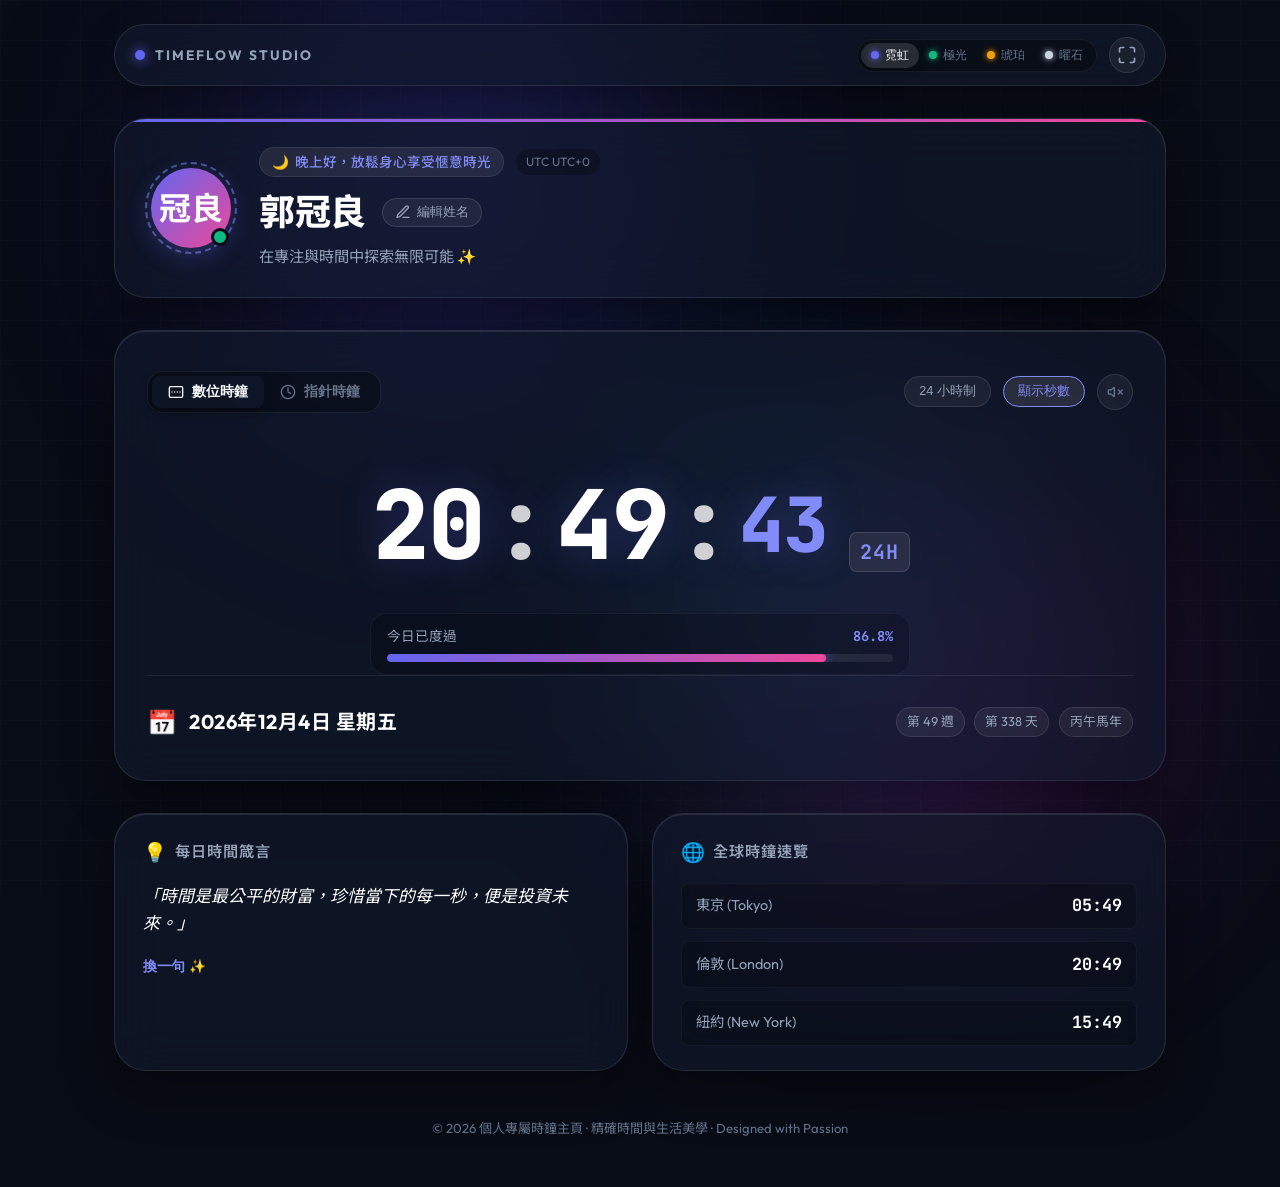
<file: index.html>
<!DOCTYPE html>
<html lang="zh-TW" data-theme="cyber-neon">
<head>
  <meta charset="UTF-8">
  <meta name="viewport" content="width=device-width, initial-scale=1.0">
  <meta name="description" content="個人專屬高質感動態時鐘與個人資訊主頁，具備即時時間、動態問候、自訂姓名、指針/數位切換及精緻美學主題。">
  <meta name="theme-color" content="#0f172a">
  <title>個人時鐘主頁 | 我的專屬時間面板</title>

  <!-- Google Fonts -->
  <link rel="preconnect" href="https://fonts.googleapis.com">
  <link rel="preconnect" href="https://fonts.gstatic.com" crossorigin>
  <link href="https://fonts.googleapis.com/css2?family=JetBrains+Mono:wght@300;400;500;700;800&family=Outfit:wght@300;400;500;600;700;800&family=Noto+Sans+TC:wght@300;400;500;700&display=swap" rel="stylesheet">

  <link rel="stylesheet" href="style.css">
</head>
<body>
  <!-- 背景動態光暈效果 -->
  <div class="ambient-glow ambient-1" aria-hidden="true"></div>
  <div class="ambient-glow ambient-2" aria-hidden="true"></div>
  <div class="ambient-glow ambient-3" aria-hidden="true"></div>
  <div class="ambient-grid-overlay" aria-hidden="true"></div>

  <div class="app-layout">
    <!-- 頂部導航 / 狀態列 -->
    <header class="top-nav">
      <div class="brand-badge">
        <span class="pulse-dot" aria-hidden="true"></span>
        <span class="brand-text">TIMEFLOW STUDIO</span>
      </div>

      <div class="nav-actions">
        <!-- 快速主題選擇 -->
        <div class="theme-selector" id="theme-selector-container">
          <button class="theme-pill-btn active" data-theme-btn="cyber-neon" title="賽博霓虹">
            <span class="color-dot dot-neon"></span>
            <span class="pill-label">霓虹</span>
          </button>
          <button class="theme-pill-btn" data-theme-btn="emerald-aurora" title="極光翡翠">
            <span class="color-dot dot-emerald"></span>
            <span class="pill-label">極光</span>
          </button>
          <button class="theme-pill-btn" data-theme-btn="sunset-amber" title="日落琥珀">
            <span class="color-dot dot-amber"></span>
            <span class="pill-label">琥珀</span>
          </button>
          <button class="theme-pill-btn" data-theme-btn="obsidian-slate" title="曜石沉黑">
            <span class="color-dot dot-slate"></span>
            <span class="pill-label">曜石</span>
          </button>
        </div>

        <!-- 全螢幕切換按鈕 -->
        <button id="fullscreen-toggle-btn" class="glass-icon-btn" title="切換全螢幕" aria-label="切換全螢幕">
          <svg class="icon" viewBox="0 0 24 24" fill="none" stroke="currentColor" stroke-width="2" stroke-linecap="round" stroke-linejoin="round">
            <path d="M8 3H5a2 2 0 0 0-2 2v3m18 0V5a2 2 0 0 0-2-2h-3m0 18h3a2 2 0 0 0 2-2v-3M3 16v3a2 2 0 0 0 2 2h3"/>
          </svg>
        </button>
      </div>
    </header>

    <!-- 主要內容區 -->
    <main class="main-container">
      
      <!-- 個人資料卡片 (Profile Card) -->
      <section class="glass-card profile-card" id="profile-card">
        <div class="profile-avatar-wrapper">
          <div class="avatar-ring" aria-hidden="true"></div>
          <div class="avatar-circle" id="user-avatar-text">訪</div>
          <span class="status-indicator" title="在線狀態"></span>
        </div>

        <div class="profile-content">
          <div class="greeting-row">
            <span class="greeting-badge" id="greeting-badge">
              <span class="greeting-icon" id="greeting-icon">✨</span>
              <span id="greeting-text">你好，歡迎光臨</span>
            </span>
            <span class="time-zone-pill" id="timezone-pill">Asia/Taipei UTC+8</span>
          </div>

          <div class="name-display-row">
            <h1 class="user-name" id="user-name-display" title="點擊即可直接修改姓名">訪客</h1>
            <button id="edit-name-btn" class="action-badge-btn" title="編輯姓名與簽名" aria-label="編輯姓名">
              <svg class="icon-sm" viewBox="0 0 24 24" fill="none" stroke="currentColor" stroke-width="2" stroke-linecap="round" stroke-linejoin="round">
                <path d="M12 20h9"/>
                <path d="M16.5 3.5a2.121 2.121 0 0 1 3 3L7 19l-4 1 1-4L16.5 3.5z"/>
              </svg>
              <span>編輯姓名</span>
            </button>
          </div>

          <p class="user-bio" id="user-bio-display">在專注與時間中探索無限可能 ✨</p>
        </div>
      </section>

      <!-- 即時時鐘核心展示卡片 (Main Clock Showcase) -->
      <section class="glass-card clock-showcase-card" id="clock-showcase">
        
        <!-- 時鐘頂部控制列 -->
        <div class="clock-toolbar">
          <div class="clock-tabs" role="tablist">
            <button id="tab-digital-btn" class="clock-tab-btn active" role="tab" aria-selected="true" aria-controls="digital-clock-panel">
              <svg class="icon-sm" viewBox="0 0 24 24" fill="none" stroke="currentColor" stroke-width="2" stroke-linecap="round" stroke-linejoin="round">
                <rect x="2" y="4" width="20" height="16" rx="2"/>
                <path d="M6 12h.01M10 12h.01M14 12h.01M18 12h.01"/>
              </svg>
              <span>數位時鐘</span>
            </button>
            <button id="tab-analog-btn" class="clock-tab-btn" role="tab" aria-selected="false" aria-controls="analog-clock-panel">
              <svg class="icon-sm" viewBox="0 0 24 24" fill="none" stroke="currentColor" stroke-width="2" stroke-linecap="round" stroke-linejoin="round">
                <circle cx="12" cy="12" r="10"/>
                <polyline points="12 6 12 12 16 14"/>
              </svg>
              <span>指針時鐘</span>
            </button>
          </div>

          <div class="clock-settings-controls">
            <!-- 12/24 小時制開關 -->
            <button id="toggle-format-btn" class="toggle-switch-btn" title="切換 12H / 24H 制">
              <span class="toggle-text" id="format-label">24 小時制</span>
            </button>

            <!-- 秒數顯示開關 -->
            <button id="toggle-seconds-btn" class="toggle-switch-btn active" title="顯示/隱藏秒數">
              <span class="toggle-text" id="seconds-label">顯示秒數</span>
            </button>

            <!-- 滴答音效開關 -->
            <button id="toggle-sound-btn" class="sound-toggle-btn" title="開啟/關閉秒針音效" aria-label="開啟或關閉秒針音效">
              <svg id="sound-icon-muted" class="icon-sm" viewBox="0 0 24 24" fill="none" stroke="currentColor" stroke-width="2" stroke-linecap="round" stroke-linejoin="round">
                <polygon points="11 5 6 9 2 9 2 15 6 15 11 19 11 5"/>
                <line x1="23" y1="9" x2="17" y2="15"/>
                <line x1="17" y1="9" x2="23" y2="15"/>
              </svg>
              <svg id="sound-icon-active" class="icon-sm hidden" viewBox="0 0 24 24" fill="none" stroke="currentColor" stroke-width="2" stroke-linecap="round" stroke-linejoin="round">
                <polygon points="11 5 6 9 2 9 2 15 6 15 11 19 11 5"/>
                <path d="M15.54 8.46a5 5 0 0 1 0 7.07"/>
                <path d="M19.07 4.93a10 10 0 0 1 0 14.14"/>
              </svg>
            </button>
          </div>
        </div>

        <!-- 數位時鐘面板 -->
        <div id="digital-clock-panel" class="clock-display-panel active" role="tabpanel">
          <div class="digital-time-wrapper">
            <div class="time-digits-group">
              <span class="digit-box" id="clock-hours">00</span>
              <span class="digit-colon" id="colon-1">:</span>
              <span class="digit-box" id="clock-minutes">00</span>
              <span class="digit-colon seconds-group" id="colon-2">:</span>
              <span class="digit-box seconds-group digit-seconds" id="clock-seconds">00</span>
            </div>
            <div class="ampm-wrapper" id="ampm-wrapper">
              <span class="ampm-badge" id="clock-ampm">24H</span>
            </div>
          </div>

          <!-- 今日時間進度條 -->
          <div class="progress-section">
            <div class="progress-info">
              <span class="progress-label">今日已度過</span>
              <span class="progress-percent" id="day-progress-text">0.0%</span>
            </div>
            <div class="progress-bar-track">
              <div class="progress-bar-fill" id="day-progress-bar"></div>
            </div>
          </div>
        </div>

        <!-- 指針時鐘面板 -->
        <div id="analog-clock-panel" class="clock-display-panel hidden" role="tabpanel">
          <div class="analog-clock-wrapper">
            <div class="analog-dial">
              <!-- 刻度 -->
              <div class="dial-marks" id="dial-marks" aria-hidden="true"></div>
              
              <!-- 指針 -->
              <div class="hand hour-hand" id="analog-hour-hand"></div>
              <div class="hand minute-hand" id="analog-minute-hand"></div>
              <div class="hand second-hand" id="analog-second-hand"></div>
              <div class="dial-center-cap"></div>
            </div>
          </div>
        </div>

        <!-- 日期與曆法資訊 -->
        <div class="calendar-banner">
          <div class="date-main-info">
            <span class="calendar-icon">📅</span>
            <span class="date-full-text" id="date-display-text">2026年9月16日 星期三</span>
          </div>
          <div class="date-tags-group">
            <span class="tag-badge" id="week-number-badge">第 38 週</span>
            <span class="tag-badge" id="day-of-year-badge">第 259 天</span>
            <span class="tag-badge" id="lunar-calendar-badge">丙午馬年</span>
          </div>
        </div>

      </section>

      <!-- 額外實用卡片 (時區世界時間 & 靈感每日佳句) -->
      <div class="cards-grid">
        <!-- 每日靈感小卡 -->
        <div class="glass-card quote-card">
          <div class="card-header-sm">
            <span class="card-icon">💡</span>
            <span class="card-title-sm">每日時間箴言</span>
          </div>
          <blockquote class="quote-content" id="daily-quote-text">
            「時間是最公平的財富，珍惜當下的每一秒，便是投資未來。」
          </blockquote>
          <button id="refresh-quote-btn" class="text-link-btn" title="切換佳句">換一句 ✨</button>
        </div>

        <!-- 全球主要城市時間小部件 -->
        <div class="glass-card world-time-card">
          <div class="card-header-sm">
            <span class="card-icon">🌐</span>
            <span class="card-title-sm">全球時鐘速覽</span>
          </div>
          <div class="world-cities-list">
            <div class="city-item">
              <div class="city-name">東京 (Tokyo)</div>
              <div class="city-time" id="time-tokyo">--:--</div>
            </div>
            <div class="city-item">
              <div class="city-name">倫敦 (London)</div>
              <div class="city-time" id="time-london">--:--</div>
            </div>
            <div class="city-item">
              <div class="city-name">紐約 (New York)</div>
              <div class="city-time" id="time-ny">--:--</div>
            </div>
          </div>
        </div>
      </div>

    </main>

    <!-- 頁腳 -->
    <footer class="app-footer">
      <p>© 2026 個人專屬時鐘主頁 · 精確時間與生活美學 · Designed with Passion</p>
    </footer>
  </div>

  <!-- 編輯姓名對話框 (Modal) -->
  <div class="modal-backdrop hidden" id="edit-name-modal" role="dialog" aria-modal="true" aria-labelledby="modal-title">
    <div class="modal-card">
      <div class="modal-header">
        <h2 id="modal-title" class="modal-title">編輯個人檔案</h2>
        <button id="modal-close-btn" class="close-btn" aria-label="關閉視窗">&times;</button>
      </div>
      <form id="edit-profile-form" class="modal-body">
        <div class="form-group">
          <label for="name-input" class="form-label">您的姓名或暱稱：</label>
          <input type="text" id="name-input" class="form-input" placeholder="例如：王小明 / Alex" maxlength="20" required autocomplete="off">
        </div>
        <div class="form-group">
          <label for="bio-input" class="form-label">個人簽名 / 狀態描述：</label>
          <input type="text" id="bio-input" class="form-input" placeholder="例如：熱愛生活與前端開發 🚀" maxlength="40" autocomplete="off">
        </div>
        <div class="modal-actions">
          <button type="button" id="modal-cancel-btn" class="btn btn-secondary">取消</button>
          <button type="submit" class="btn btn-primary">儲存變更</button>
        </div>
      </form>
    </div>
  </div>

  <!-- 提示 Toast 消息 -->
  <div class="toast-message" id="toast-message" role="alert" aria-live="polite">
    已成功儲存個人設定！
  </div>

  <script src="app.js"></script>
</body>
</html>
</file>
<file: style.css>
/* ==========================================================================
   現代美學個人專屬時鐘面板樣式系統 (Style System)
   ========================================================================== */

/* --------------------------------------------------------------------------
   主題變數 (CSS Design Tokens)
   -------------------------------------------------------------------------- */
:root {
  /* 預設為賽博霓虹 (Cyber Neon) */
  --bg-base: #080c16;
  --bg-card: rgba(18, 25, 43, 0.65);
  --bg-card-hover: rgba(26, 35, 60, 0.8);
  --bg-card-border: rgba(255, 255, 255, 0.1);
  --bg-card-border-glow: rgba(99, 102, 241, 0.35);

  --accent-primary: #6366f1;
  --accent-secondary: #ec4899;
  --accent-gradient: linear-gradient(135deg, #6366f1 0%, #ec4899 100%);
  --accent-glow: rgba(99, 102, 241, 0.3);
  --accent-light: #818cf8;

  --ambient-1: #4f46e5;
  --ambient-2: #c026d3;
  --ambient-3: #06b6d4;

  --text-primary: #f8fafc;
  --text-secondary: #94a3b8;
  --text-muted: #64748b;

  --clock-font: 'JetBrains Mono', monospace;
  --ui-font: 'Outfit', 'Noto Sans TC', system-ui, -apple-system, sans-serif;

  --radius-sm: 8px;
  --radius-md: 16px;
  --radius-lg: 24px;
  --radius-xl: 32px;
  --radius-full: 9999px;

  --transition-fast: 0.2s cubic-bezier(0.4, 0, 0.2, 1);
  --transition-normal: 0.35s cubic-bezier(0.4, 0, 0.2, 1);
  --transition-spring: 0.5s cubic-bezier(0.175, 0.885, 0.32, 1.275);
}

/* 極光翡翠主題 (Emerald Aurora) */
[data-theme="emerald-aurora"] {
  --bg-base: #04120e;
  --bg-card: rgba(10, 30, 24, 0.65);
  --bg-card-hover: rgba(15, 42, 34, 0.8);
  --bg-card-border: rgba(255, 255, 255, 0.1);
  --bg-card-border-glow: rgba(16, 185, 129, 0.35);

  --accent-primary: #10b981;
  --accent-secondary: #06b6d4;
  --accent-gradient: linear-gradient(135deg, #10b981 0%, #06b6d4 100%);
  --accent-glow: rgba(16, 185, 129, 0.35);
  --accent-light: #34d399;

  --ambient-1: #059669;
  --ambient-2: #0284c7;
  --ambient-3: #14b8a6;
}

/* 日落琥珀主題 (Sunset Amber) */
[data-theme="sunset-amber"] {
  --bg-base: #140b08;
  --bg-card: rgba(33, 17, 13, 0.65);
  --bg-card-hover: rgba(46, 25, 19, 0.8);
  --bg-card-border: rgba(255, 255, 255, 0.1);
  --bg-card-border-glow: rgba(245, 158, 11, 0.35);

  --accent-primary: #f59e0b;
  --accent-secondary: #f43f5e;
  --accent-gradient: linear-gradient(135deg, #f59e0b 0%, #f43f5e 100%);
  --accent-glow: rgba(245, 158, 11, 0.35);
  --accent-light: #fbbf24;

  --ambient-1: #ea580c;
  --ambient-2: #e11d48;
  --ambient-3: #f59e0b;
}

/* 曜石沉黑主題 (Obsidian Slate) */
[data-theme="obsidian-slate"] {
  --bg-base: #090a0f;
  --bg-card: rgba(20, 22, 30, 0.7);
  --bg-card-hover: rgba(28, 32, 44, 0.85);
  --bg-card-border: rgba(255, 255, 255, 0.12);
  --bg-card-border-glow: rgba(148, 163, 184, 0.35);

  --accent-primary: #94a3b8;
  --accent-secondary: #e2e8f0;
  --accent-gradient: linear-gradient(135deg, #94a3b8 0%, #cbd5e1 100%);
  --accent-glow: rgba(148, 163, 184, 0.25);
  --accent-light: #f1f5f9;

  --ambient-1: #334155;
  --ambient-2: #1e293b;
  --ambient-3: #475569;
}

/* --------------------------------------------------------------------------
   全域基礎重設
   -------------------------------------------------------------------------- */
*, *::before, *::after {
  box-sizing: border-box;
  margin: 0;
  padding: 0;
}

html {
  font-size: 16px;
  scroll-behavior: smooth;
  height: 100%;
}

body {
  min-height: 100vh;
  background-color: var(--bg-base);
  color: var(--text-primary);
  font-family: var(--ui-font);
  overflow-x: hidden;
  position: relative;
  line-height: 1.5;
  transition: background-color var(--transition-normal);
  -webkit-font-smoothing: antialiased;
}

/* --------------------------------------------------------------------------
   動態環境光暈背景 (Dynamic Ambient Background)
   -------------------------------------------------------------------------- */
.ambient-glow {
  position: fixed;
  border-radius: 50%;
  filter: blur(120px);
  pointer-events: none;
  z-index: 0;
  opacity: 0.45;
  transition: background var(--transition-normal);
  animation: floatAmbient 16s ease-in-out infinite alternate;
}

.ambient-1 {
  top: -10vw;
  left: 10vw;
  width: 50vw;
  height: 50vw;
  background: radial-gradient(circle, var(--ambient-1) 0%, transparent 70%);
}

.ambient-2 {
  bottom: -5vw;
  right: 5vw;
  width: 45vw;
  height: 45vw;
  background: radial-gradient(circle, var(--ambient-2) 0%, transparent 70%);
  animation-delay: -5s;
}

.ambient-3 {
  top: 40vh;
  left: 45vw;
  width: 35vw;
  height: 35vw;
  background: radial-gradient(circle, var(--ambient-3) 0%, transparent 70%);
  animation-delay: -10s;
}

.ambient-grid-overlay {
  position: fixed;
  top: 0;
  left: 0;
  right: 0;
  bottom: 0;
  background-image: 
    linear-gradient(rgba(255, 255, 255, 0.015) 1px, transparent 1px),
    linear-gradient(90deg, rgba(255, 255, 255, 0.015) 1px, transparent 1px);
  background-size: 40px 40px;
  pointer-events: none;
  z-index: 1;
}

@keyframes floatAmbient {
  0% { transform: translateY(0) scale(1); }
  50% { transform: translateY(-30px) scale(1.08); }
  100% { transform: translateY(20px) scale(0.95); }
}

/* --------------------------------------------------------------------------
   版面主佈局架構
   -------------------------------------------------------------------------- */
.app-layout {
  position: relative;
  z-index: 2;
  min-height: 100vh;
  display: flex;
  flex-direction: column;
  max-width: 1100px;
  margin: 0 auto;
  padding: 1.5rem 1.5rem 3rem 1.5rem;
}

/* --------------------------------------------------------------------------
   頂部導航列 (Top Nav)
   -------------------------------------------------------------------------- */
.top-nav {
  display: flex;
  justify-content: space-between;
  align-items: center;
  padding: 0.75rem 1.25rem;
  background: var(--bg-card);
  backdrop-filter: blur(20px);
  -webkit-backdrop-filter: blur(20px);
  border: 1px solid var(--bg-card-border);
  border-radius: var(--radius-full);
  margin-bottom: 2rem;
  box-shadow: 0 8px 32px rgba(0, 0, 0, 0.3);
}

.brand-badge {
  display: flex;
  align-items: center;
  gap: 0.6rem;
}

.pulse-dot {
  width: 10px;
  height: 10px;
  background: var(--accent-primary);
  border-radius: 50%;
  box-shadow: 0 0 12px var(--accent-primary);
  animation: pulseLight 2s infinite ease-in-out;
}

@keyframes pulseLight {
  0%, 100% { opacity: 1; transform: scale(1); }
  50% { opacity: 0.4; transform: scale(0.85); }
}

.brand-text {
  font-size: 0.85rem;
  font-weight: 700;
  letter-spacing: 2px;
  color: var(--text-secondary);
}

.nav-actions {
  display: flex;
  align-items: center;
  gap: 0.75rem;
}

/* 主題膠囊切換器 */
.theme-selector {
  display: flex;
  background: rgba(0, 0, 0, 0.3);
  padding: 3px;
  border-radius: var(--radius-full);
  border: 1px solid rgba(255, 255, 255, 0.06);
}

.theme-pill-btn {
  display: flex;
  align-items: center;
  gap: 6px;
  background: transparent;
  border: none;
  padding: 4px 10px;
  border-radius: var(--radius-full);
  color: var(--text-muted);
  font-size: 0.78rem;
  font-weight: 500;
  cursor: pointer;
  transition: all var(--transition-fast);
}

.theme-pill-btn:hover {
  color: var(--text-primary);
}

.theme-pill-btn.active {
  background: rgba(255, 255, 255, 0.12);
  color: var(--text-primary);
  box-shadow: 0 2px 8px rgba(0, 0, 0, 0.3);
}

.color-dot {
  width: 8px;
  height: 8px;
  border-radius: 50%;
}

.dot-neon { background: #6366f1; box-shadow: 0 0 6px #6366f1; }
.dot-emerald { background: #10b981; box-shadow: 0 0 6px #10b981; }
.dot-amber { background: #f59e0b; box-shadow: 0 0 6px #f59e0b; }
.dot-slate { background: #cbd5e1; box-shadow: 0 0 6px #cbd5e1; }

.glass-icon-btn {
  background: rgba(255, 255, 255, 0.05);
  border: 1px solid rgba(255, 255, 255, 0.1);
  color: var(--text-secondary);
  width: 36px;
  height: 36px;
  border-radius: 50%;
  display: flex;
  align-items: center;
  justify-content: center;
  cursor: pointer;
  transition: all var(--transition-fast);
}

.glass-icon-btn:hover {
  background: rgba(255, 255, 255, 0.15);
  color: var(--text-primary);
  transform: scale(1.05);
}

/* --------------------------------------------------------------------------
   通用玻璃擬態卡片 (Glass Cards)
   -------------------------------------------------------------------------- */
.glass-card {
  background: var(--bg-card);
  backdrop-filter: blur(24px);
  -webkit-backdrop-filter: blur(24px);
  border: 1px solid var(--bg-card-border);
  border-radius: var(--radius-xl);
  box-shadow: 0 20px 50px rgba(0, 0, 0, 0.4), inset 0 1px 0 rgba(255, 255, 255, 0.1);
  transition: border-color var(--transition-normal), box-shadow var(--transition-normal);
}

.glass-card:hover {
  border-color: var(--bg-card-border-glow);
}

/* --------------------------------------------------------------------------
   個人檔案卡片 (Profile Card)
   -------------------------------------------------------------------------- */
.profile-card {
  display: flex;
  align-items: center;
  gap: 1.75rem;
  padding: 1.75rem 2.25rem;
  margin-bottom: 2rem;
  position: relative;
  overflow: hidden;
}

.profile-card::before {
  content: '';
  position: absolute;
  top: 0;
  left: 0;
  right: 0;
  height: 3px;
  background: var(--accent-gradient);
}

.profile-avatar-wrapper {
  position: relative;
  flex-shrink: 0;
}

.avatar-circle {
  width: 80px;
  height: 80px;
  border-radius: 50%;
  background: var(--accent-gradient);
  display: flex;
  align-items: center;
  justify-content: center;
  font-size: 2rem;
  font-weight: 700;
  color: #fff;
  box-shadow: 0 8px 24px var(--accent-glow);
  user-select: none;
  transition: transform var(--transition-spring);
}

.avatar-circle:hover {
  transform: scale(1.05) rotate(5deg);
}

.avatar-ring {
  position: absolute;
  top: -6px;
  left: -6px;
  right: -6px;
  bottom: -6px;
  border-radius: 50%;
  border: 2px dashed var(--accent-light);
  opacity: 0.5;
  animation: spinSlow 25s linear infinite;
}

@keyframes spinSlow {
  from { transform: rotate(0deg); }
  to { transform: rotate(360deg); }
}

.status-indicator {
  position: absolute;
  bottom: 2px;
  right: 2px;
  width: 18px;
  height: 18px;
  background: #10b981;
  border: 3px solid var(--bg-base);
  border-radius: 50%;
}

.profile-content {
  flex-grow: 1;
}

.greeting-row {
  display: flex;
  align-items: center;
  gap: 0.75rem;
  margin-bottom: 0.5rem;
  flex-wrap: wrap;
}

.greeting-badge {
  display: inline-flex;
  align-items: center;
  gap: 6px;
  background: rgba(255, 255, 255, 0.08);
  padding: 4px 12px;
  border-radius: var(--radius-full);
  font-size: 0.85rem;
  color: var(--accent-light);
  font-weight: 500;
  border: 1px solid rgba(255, 255, 255, 0.08);
}

.time-zone-pill {
  font-size: 0.75rem;
  color: var(--text-muted);
  background: rgba(0, 0, 0, 0.25);
  padding: 4px 10px;
  border-radius: var(--radius-full);
}

.name-display-row {
  display: flex;
  align-items: center;
  gap: 1rem;
  margin-bottom: 0.4rem;
  flex-wrap: wrap;
}

.user-name {
  font-size: 2.25rem;
  font-weight: 800;
  letter-spacing: -0.5px;
  color: #fff;
  cursor: pointer;
  position: relative;
  display: inline-block;
  transition: color var(--transition-fast);
}

.user-name:hover {
  color: var(--accent-light);
}

.action-badge-btn {
  display: inline-flex;
  align-items: center;
  gap: 6px;
  background: rgba(255, 255, 255, 0.06);
  border: 1px solid rgba(255, 255, 255, 0.12);
  color: var(--text-secondary);
  font-size: 0.8rem;
  font-weight: 500;
  padding: 5px 12px;
  border-radius: var(--radius-full);
  cursor: pointer;
  transition: all var(--transition-fast);
}

.action-badge-btn:hover {
  background: rgba(255, 255, 255, 0.14);
  color: var(--text-primary);
  border-color: var(--accent-light);
  transform: translateY(-1px);
}

.user-bio {
  color: var(--text-secondary);
  font-size: 0.95rem;
  max-width: 600px;
}

/* --------------------------------------------------------------------------
   時鐘核心展示卡片 (Clock Showcase Card)
   -------------------------------------------------------------------------- */
.clock-showcase-card {
  padding: 2.5rem 2rem;
  margin-bottom: 2rem;
  text-align: center;
}

.clock-toolbar {
  display: flex;
  justify-content: space-between;
  align-items: center;
  margin-bottom: 2.5rem;
  flex-wrap: wrap;
  gap: 1rem;
}

.clock-tabs {
  display: flex;
  background: rgba(0, 0, 0, 0.3);
  padding: 4px;
  border-radius: var(--radius-md);
  border: 1px solid rgba(255, 255, 255, 0.08);
}

.clock-tab-btn {
  display: flex;
  align-items: center;
  gap: 8px;
  background: transparent;
  border: none;
  color: var(--text-muted);
  padding: 7px 16px;
  font-size: 0.85rem;
  font-weight: 600;
  border-radius: var(--radius-sm);
  cursor: pointer;
  transition: all var(--transition-fast);
}

.clock-tab-btn:hover {
  color: var(--text-primary);
}

.clock-tab-btn.active {
  background: var(--bg-card);
  color: var(--text-primary);
  box-shadow: 0 4px 12px rgba(0, 0, 0, 0.4);
}

.clock-settings-controls {
  display: flex;
  align-items: center;
  gap: 0.75rem;
  flex-wrap: wrap;
}

.toggle-switch-btn {
  background: rgba(255, 255, 255, 0.05);
  border: 1px solid rgba(255, 255, 255, 0.1);
  color: var(--text-secondary);
  font-size: 0.8rem;
  font-weight: 500;
  padding: 6px 14px;
  border-radius: var(--radius-full);
  cursor: pointer;
  transition: all var(--transition-fast);
}

.toggle-switch-btn:hover {
  background: rgba(255, 255, 255, 0.12);
  color: var(--text-primary);
}

.toggle-switch-btn.active {
  background: rgba(255, 255, 255, 0.1);
  border-color: var(--accent-light);
  color: var(--accent-light);
}

.sound-toggle-btn {
  width: 36px;
  height: 36px;
  background: rgba(255, 255, 255, 0.05);
  border: 1px solid rgba(255, 255, 255, 0.1);
  border-radius: 50%;
  display: flex;
  align-items: center;
  justify-content: center;
  color: var(--text-muted);
  cursor: pointer;
  transition: all var(--transition-fast);
}

.sound-toggle-btn:hover {
  color: var(--text-primary);
  background: rgba(255, 255, 255, 0.12);
}

.sound-toggle-btn.active {
  color: var(--accent-light);
  border-color: var(--accent-light);
  box-shadow: 0 0 10px var(--accent-glow);
}

/* --------------------------------------------------------------------------
   數位時鐘 (Digital Clock Display)
   -------------------------------------------------------------------------- */
.digital-time-wrapper {
  display: inline-flex;
  align-items: baseline;
  justify-content: center;
  gap: 1.25rem;
  margin: 1.5rem 0 2.5rem 0;
}

.time-digits-group {
  display: flex;
  align-items: center;
  font-family: var(--clock-font);
  font-size: 6rem;
  font-weight: 800;
  line-height: 1;
  letter-spacing: -2px;
  color: #ffffff;
  text-shadow: 0 0 40px var(--accent-glow);
}

.digit-box {
  display: inline-block;
  min-width: 2ch;
  text-align: center;
  transition: transform 0.1s ease;
}

.digit-seconds {
  color: var(--accent-light);
  font-size: 4.75rem;
}

.digit-colon {
  margin: 0 0.1ch;
  opacity: 0.8;
  animation: blinkColon 1s infinite steps(1);
}

@keyframes blinkColon {
  0%, 100% { opacity: 0.9; }
  50% { opacity: 0.25; }
}

.ampm-wrapper {
  display: flex;
  flex-direction: column;
  justify-content: flex-start;
}

.ampm-badge {
  font-family: var(--clock-font);
  font-size: 1.25rem;
  font-weight: 700;
  background: rgba(255, 255, 255, 0.08);
  border: 1px solid rgba(255, 255, 255, 0.12);
  color: var(--accent-light);
  padding: 4px 10px;
  border-radius: var(--radius-sm);
  letter-spacing: 1px;
}

/* 今日進度條 */
.progress-section {
  max-width: 540px;
  margin: 0 auto;
  padding: 0.75rem 1rem;
  background: rgba(0, 0, 0, 0.2);
  border-radius: var(--radius-md);
  border: 1px solid rgba(255, 255, 255, 0.05);
}

.progress-info {
  display: flex;
  justify-content: space-between;
  font-size: 0.85rem;
  margin-bottom: 0.5rem;
  color: var(--text-secondary);
}

.progress-percent {
  font-family: var(--clock-font);
  font-weight: 700;
  color: var(--accent-light);
}

.progress-bar-track {
  width: 100%;
  height: 8px;
  background: rgba(255, 255, 255, 0.08);
  border-radius: var(--radius-full);
  overflow: hidden;
  position: relative;
}

.progress-bar-fill {
  height: 100%;
  width: 0%;
  background: var(--accent-gradient);
  border-radius: var(--radius-full);
  box-shadow: 0 0 12px var(--accent-primary);
  transition: width 0.5s ease-out;
}

/* --------------------------------------------------------------------------
   指針時鐘 (Analog Clock Display)
   -------------------------------------------------------------------------- */
.analog-clock-wrapper {
  display: flex;
  justify-content: center;
  align-items: center;
  padding: 1.5rem 0 2.5rem 0;
}

.analog-dial {
  position: relative;
  width: 270px;
  height: 270px;
  border-radius: 50%;
  background: radial-gradient(circle at center, rgba(30, 41, 59, 0.7) 0%, rgba(15, 23, 42, 0.95) 100%);
  border: 4px solid rgba(255, 255, 255, 0.12);
  box-shadow: 0 15px 45px rgba(0, 0, 0, 0.6), inset 0 0 25px rgba(0, 0, 0, 0.8), 0 0 30px var(--accent-glow);
}

/* 刻度生成 */
.dial-marks {
  position: absolute;
  top: 0;
  left: 0;
  width: 100%;
  height: 100%;
}

.dial-mark {
  position: absolute;
  left: 50%;
  top: 6px;
  width: 2px;
  height: 10px;
  background: rgba(255, 255, 255, 0.3);
  transform-origin: 50% 129px;
  border-radius: 2px;
}

.dial-mark.major {
  width: 4px;
  height: 16px;
  background: var(--accent-light);
  box-shadow: 0 0 6px var(--accent-light);
}

.hand {
  position: absolute;
  left: 50%;
  bottom: 50%;
  transform-origin: 50% 100%;
  border-radius: 6px 6px 2px 2px;
  transition: transform 0.05s cubic-bezier(0.4, 2.08, 0.55, 0.44);
}

.hour-hand {
  width: 6px;
  height: 65px;
  margin-left: -3px;
  background: #ffffff;
  box-shadow: 0 4px 10px rgba(0, 0, 0, 0.5);
  z-index: 2;
}

.minute-hand {
  width: 4px;
  height: 95px;
  margin-left: -2px;
  background: #cbd5e1;
  box-shadow: 0 4px 12px rgba(0, 0, 0, 0.5);
  z-index: 3;
}

.second-hand {
  width: 2px;
  height: 110px;
  margin-left: -1px;
  background: #f43f5e;
  box-shadow: 0 0 10px rgba(244, 63, 94, 0.8);
  z-index: 4;
}

.second-hand::after {
  content: '';
  position: absolute;
  bottom: -22px;
  left: -2px;
  width: 6px;
  height: 22px;
  background: #f43f5e;
  border-radius: 2px;
}

.dial-center-cap {
  position: absolute;
  top: 50%;
  left: 50%;
  width: 14px;
  height: 14px;
  background: #f43f5e;
  border: 3px solid #ffffff;
  border-radius: 50%;
  transform: translate(-50%, -50%);
  z-index: 5;
  box-shadow: 0 0 8px rgba(0, 0, 0, 0.6);
}

/* --------------------------------------------------------------------------
   日曆與曆法橫幅 (Calendar Banner)
   -------------------------------------------------------------------------- */
.calendar-banner {
  display: flex;
  justify-content: space-between;
  align-items: center;
  padding-top: 1.75rem;
  border-top: 1px solid rgba(255, 255, 255, 0.08);
  flex-wrap: wrap;
  gap: 1rem;
}

.date-main-info {
  display: flex;
  align-items: center;
  gap: 0.75rem;
}

.calendar-icon {
  font-size: 1.5rem;
}

.date-full-text {
  font-size: 1.25rem;
  font-weight: 700;
  color: #ffffff;
  letter-spacing: 0.5px;
}

.date-tags-group {
  display: flex;
  align-items: center;
  gap: 0.6rem;
  flex-wrap: wrap;
}

.tag-badge {
  background: rgba(255, 255, 255, 0.06);
  border: 1px solid rgba(255, 255, 255, 0.1);
  color: var(--text-secondary);
  font-size: 0.8rem;
  padding: 4px 10px;
  border-radius: var(--radius-full);
}

/* --------------------------------------------------------------------------
   下層資訊卡片網格 (Cards Grid)
   -------------------------------------------------------------------------- */
.cards-grid {
  display: grid;
  grid-template-columns: repeat(auto-fit, minmax(320px, 1fr));
  gap: 1.5rem;
}

.quote-card, .world-time-card {
  padding: 1.5rem 1.75rem;
}

.card-header-sm {
  display: flex;
  align-items: center;
  gap: 0.5rem;
  margin-bottom: 1rem;
}

.card-icon {
  font-size: 1.2rem;
}

.card-title-sm {
  font-size: 0.95rem;
  font-weight: 600;
  color: var(--text-secondary);
  text-transform: uppercase;
  letter-spacing: 1px;
}

.quote-content {
  font-size: 1.05rem;
  font-style: italic;
  color: #ffffff;
  line-height: 1.6;
  margin-bottom: 1rem;
  position: relative;
}

.text-link-btn {
  background: none;
  border: none;
  color: var(--accent-light);
  font-size: 0.85rem;
  font-weight: 600;
  cursor: pointer;
  padding: 0;
  transition: opacity var(--transition-fast);
}

.text-link-btn:hover {
  text-decoration: underline;
  opacity: 0.85;
}

/* 全球時鐘卡片 */
.world-cities-list {
  display: flex;
  flex-direction: column;
  gap: 0.75rem;
}

.city-item {
  display: flex;
  justify-content: space-between;
  align-items: center;
  padding: 0.6rem 0.85rem;
  background: rgba(0, 0, 0, 0.2);
  border-radius: var(--radius-sm);
  border: 1px solid rgba(255, 255, 255, 0.04);
}

.city-name {
  font-size: 0.9rem;
  color: var(--text-secondary);
}

.city-time {
  font-family: var(--clock-font);
  font-weight: 700;
  color: #ffffff;
  font-size: 1.05rem;
}

/* --------------------------------------------------------------------------
   頁腳 (Footer)
   -------------------------------------------------------------------------- */
.app-footer {
  margin-top: auto;
  padding-top: 3rem;
  text-align: center;
  color: var(--text-muted);
  font-size: 0.82rem;
}

/* --------------------------------------------------------------------------
   編輯個人檔案對話框 (Modal)
   -------------------------------------------------------------------------- */
.modal-backdrop {
  position: fixed;
  top: 0;
  left: 0;
  right: 0;
  bottom: 0;
  background: rgba(0, 0, 0, 0.75);
  backdrop-filter: blur(10px);
  -webkit-backdrop-filter: blur(10px);
  z-index: 100;
  display: flex;
  align-items: center;
  justify-content: center;
  padding: 1.5rem;
  transition: opacity 0.25s ease;
}

.modal-card {
  background: var(--bg-base);
  border: 1px solid var(--bg-card-border-glow);
  box-shadow: 0 25px 60px rgba(0, 0, 0, 0.8), 0 0 30px var(--accent-glow);
  border-radius: var(--radius-lg);
  width: 100%;
  max-width: 460px;
  overflow: hidden;
  animation: modalScaleUp 0.3s cubic-bezier(0.16, 1, 0.3, 1);
}

@keyframes modalScaleUp {
  from { transform: scale(0.92); opacity: 0; }
  to { transform: scale(1); opacity: 1; }
}

.modal-header {
  display: flex;
  justify-content: space-between;
  align-items: center;
  padding: 1.25rem 1.5rem;
  border-bottom: 1px solid rgba(255, 255, 255, 0.08);
}

.modal-title {
  font-size: 1.25rem;
  font-weight: 700;
  color: #ffffff;
}

.close-btn {
  background: none;
  border: none;
  color: var(--text-muted);
  font-size: 1.8rem;
  line-height: 1;
  cursor: pointer;
  transition: color var(--transition-fast);
}

.close-btn:hover {
  color: #ffffff;
}

.modal-body {
  padding: 1.5rem;
}

.form-group {
  margin-bottom: 1.25rem;
}

.form-label {
  display: block;
  font-size: 0.88rem;
  font-weight: 500;
  color: var(--text-secondary);
  margin-bottom: 0.5rem;
}

.form-input {
  width: 100%;
  background: rgba(255, 255, 255, 0.05);
  border: 1px solid rgba(255, 255, 255, 0.15);
  border-radius: var(--radius-sm);
  padding: 0.75rem 1rem;
  font-size: 1rem;
  color: #ffffff;
  font-family: inherit;
  outline: none;
  transition: all var(--transition-fast);
}

.form-input:focus {
  border-color: var(--accent-light);
  box-shadow: 0 0 12px var(--accent-glow);
  background: rgba(255, 255, 255, 0.08);
}

.modal-actions {
  display: flex;
  justify-content: flex-end;
  gap: 0.75rem;
  margin-top: 1.75rem;
}

.btn {
  padding: 0.65rem 1.35rem;
  border-radius: var(--radius-sm);
  font-size: 0.9rem;
  font-weight: 600;
  cursor: pointer;
  transition: all var(--transition-fast);
  border: none;
}

.btn-secondary {
  background: rgba(255, 255, 255, 0.08);
  color: var(--text-secondary);
}

.btn-secondary:hover {
  background: rgba(255, 255, 255, 0.15);
  color: #ffffff;
}

.btn-primary {
  background: var(--accent-gradient);
  color: #ffffff;
  box-shadow: 0 4px 15px var(--accent-glow);
}

.btn-primary:hover {
  filter: brightness(1.15);
  transform: translateY(-1px);
}

/* --------------------------------------------------------------------------
   通知 Toast
   -------------------------------------------------------------------------- */
.toast-message {
  position: fixed;
  bottom: 2rem;
  right: 2rem;
  background: rgba(15, 23, 42, 0.95);
  color: #ffffff;
  border: 1px solid var(--accent-light);
  box-shadow: 0 10px 30px rgba(0, 0, 0, 0.5), 0 0 15px var(--accent-glow);
  padding: 0.85rem 1.5rem;
  border-radius: var(--radius-md);
  font-size: 0.9rem;
  font-weight: 500;
  z-index: 200;
  transform: translateY(100px);
  opacity: 0;
  pointer-events: none;
  transition: all 0.35s cubic-bezier(0.16, 1, 0.3, 1);
}

.toast-message.show {
  transform: translateY(0);
  opacity: 1;
}

/* --------------------------------------------------------------------------
   通用工具類 (Utilities)
   -------------------------------------------------------------------------- */
.hidden {
  display: none !important;
}

.icon {
  width: 20px;
  height: 20px;
}

.icon-sm {
  width: 16px;
  height: 16px;
}

/* --------------------------------------------------------------------------
   響應式設計 (Responsive Styles)
   -------------------------------------------------------------------------- */
@media (max-width: 768px) {
  .app-layout {
    padding: 1rem 1rem 2rem 1rem;
  }

  .top-nav {
    flex-direction: column;
    gap: 0.75rem;
    border-radius: var(--radius-lg);
    padding: 0.75rem 1rem;
  }

  .profile-card {
    flex-direction: column;
    text-align: center;
    gap: 1.25rem;
    padding: 1.5rem 1.25rem;
  }

  .greeting-row, .name-display-row {
    justify-content: center;
  }

  .user-name {
    font-size: 1.75rem;
  }

  .clock-showcase-card {
    padding: 1.75rem 1rem;
  }

  .time-digits-group {
    font-size: 3.6rem;
  }

  .digit-seconds {
    font-size: 2.8rem;
  }

  .clock-toolbar {
    flex-direction: column;
    align-items: stretch;
  }

  .clock-tabs, .clock-settings-controls {
    justify-content: center;
  }

  .calendar-banner {
    flex-direction: column;
    text-align: center;
  }

  .date-main-info, .date-tags-group {
    justify-content: center;
  }

  .analog-dial {
    width: 220px;
    height: 220px;
  }

  .dial-mark {
    transform-origin: 50% 104px;
  }

  .minute-hand {
    height: 75px;
  }

  .second-hand {
    height: 85px;
  }
}
</file>
